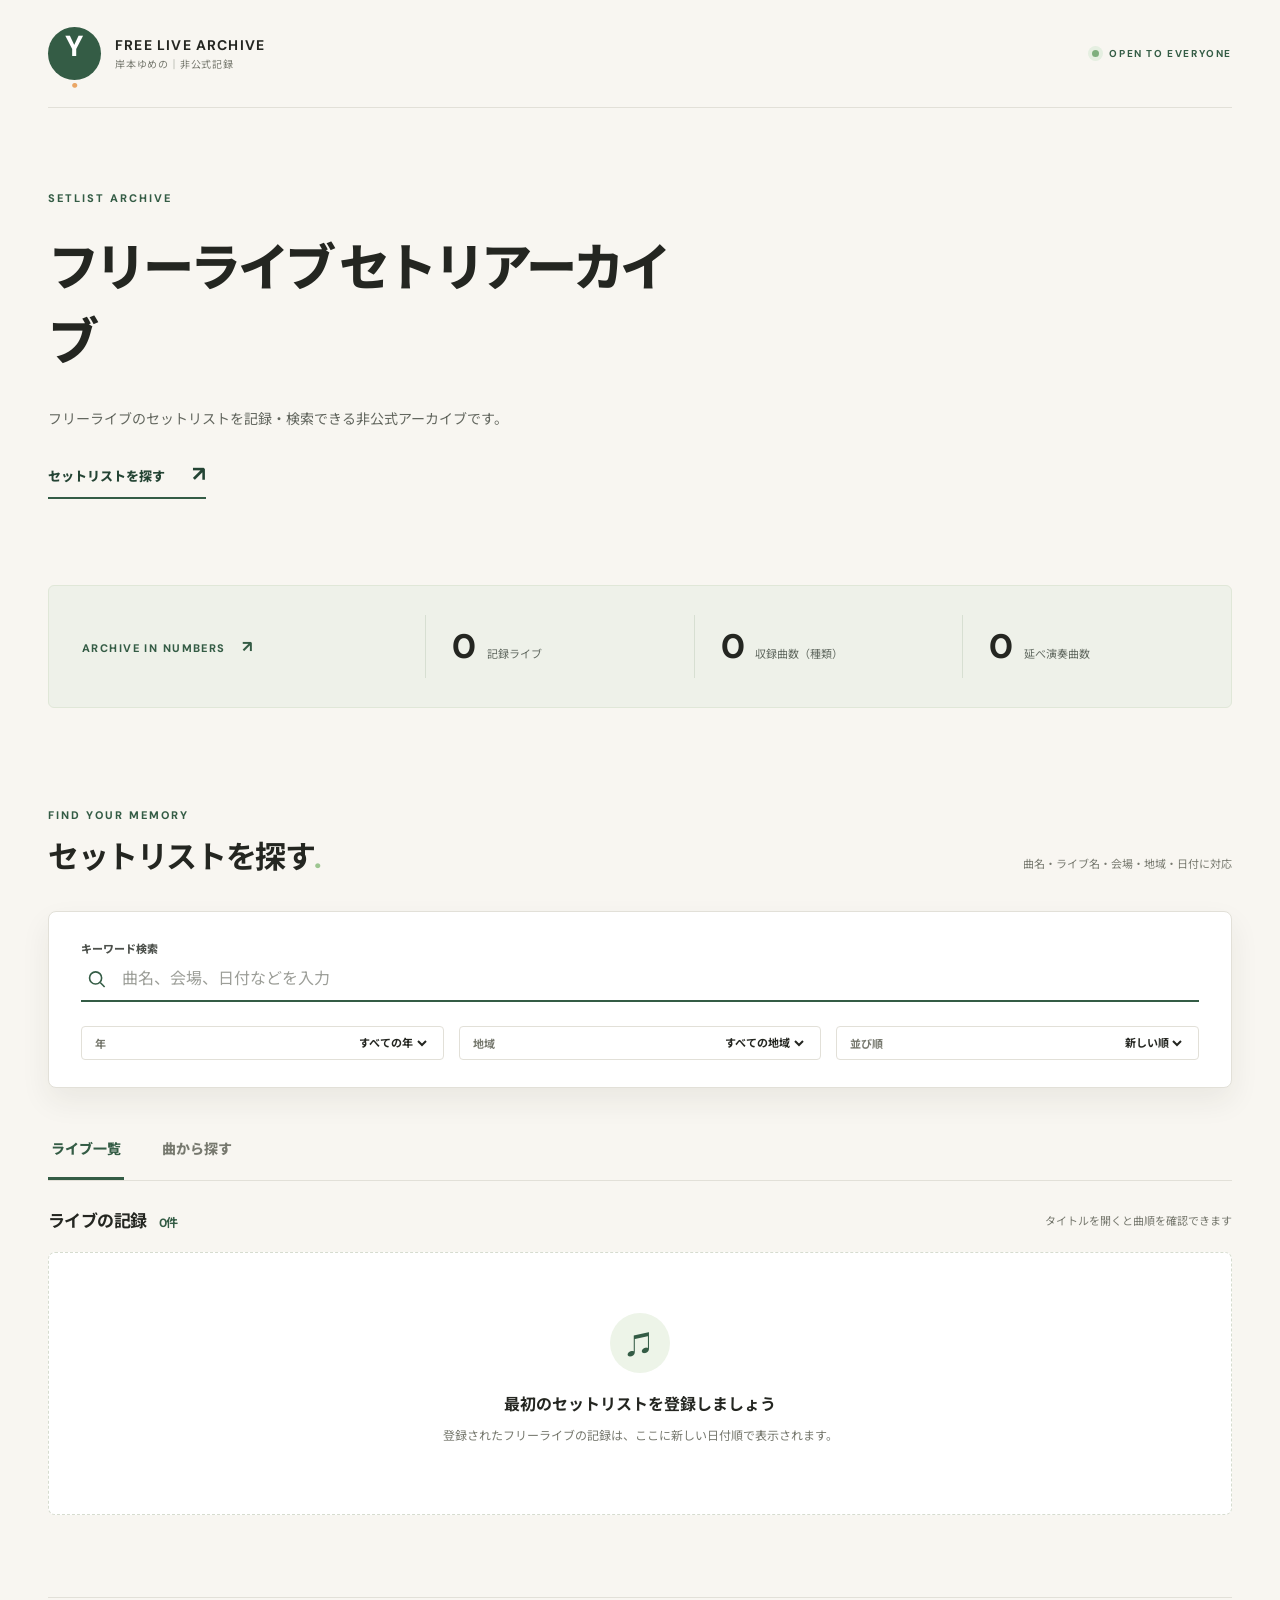
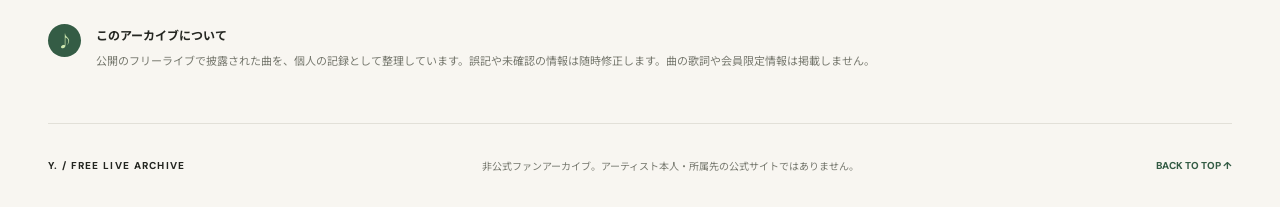
<file: index.html>
<!doctype html>
<html lang="ja">
<head>
  <meta name="robots" content="noindex, nofollow">
  <meta charset="utf-8">
  <meta name="viewport" content="width=device-width, initial-scale=1">
  <meta name="theme-color" content="#f8f6f1">
  <meta name="description" content="岸本ゆめのさんのフリーライブを記録する非公式セットリストアーカイブ。曲名・日付・会場・地域から探せます。">
  <title>フリーライブ セトリ・アーカイブ | 岸本ゆめの</title>
  <link rel="stylesheet" href="./style.css">
  <script src="./data.js" defer></script>
  <script src="./app.js" defer></script>
</head>
<body>
  <a class="skip-link" href="#main">本文へスキップ</a>
  <div class="site-shell">
    <header class="site-header">
      <a href="./" class="brand" aria-label="トップへ戻る">
        <span class="brand-mark">Y<span>·</span></span>
        <span class="brand-name"><strong>FREE LIVE ARCHIVE</strong><small>岸本ゆめの｜非公式記録</small></span>
      </a>
      <span class="header-note"><span class="live-dot"></span> OPEN TO EVERYONE</span>
    </header>

    <main id="main">
      <section class="hero" aria-labelledby="hero-title">
        <div class="hero-copy">
          <p class="eyebrow">SETLIST ARCHIVE</p>
          <h1 id="hero-title">フリーライブ セトリアーカイブ</h1>
          <p class="hero-description">フリーライブのセットリストを記録・検索できる非公式アーカイブです。</p>
          <a class="hero-cta" href="#search-section">セットリストを探す <span aria-hidden="true">↗</span></a>
        </div>
      </section>

      <section class="overview" aria-label="登録状況">
        <div class="overview-label">ARCHIVE IN NUMBERS <span>↗</span></div>
        <div class="metric"><strong id="metric-events">0</strong><span>記録ライブ</span></div>
        <div class="metric"><strong id="metric-songs">0</strong><span>収録曲数（種類）</span></div>
        <div class="metric"><strong id="metric-plays">0</strong><span>延べ演奏曲数</span></div>
      </section>

      <section id="search-section" class="archive-section" aria-labelledby="archive-title">
        <div class="section-head"><div><p class="eyebrow section-eyebrow">FIND YOUR MEMORY</p><h2 id="archive-title">セットリストを探す<span class="heading-period">.</span></h2></div><p>曲名・ライブ名・会場・地域・日付に対応</p></div>
        <div class="search-panel">
          <label class="search-label" for="search-input">キーワード検索</label>
          <div class="search-field"><svg viewBox="0 0 24 24" width="22" height="22" fill="none" stroke="currentColor" stroke-width="1.8" aria-hidden="true"><circle cx="10.8" cy="10.8" r="6.8"/><path d="m16 16 5 5"/></svg><input id="search-input" type="search" placeholder="曲名、会場、日付などを入力" autocomplete="off"><button type="button" class="clear-search" id="clear-search" aria-label="検索語を消去" hidden>×</button></div>
          <div class="search-controls"><label>年<select id="year-filter"><option value="">すべての年</option></select></label><label>地域<select id="area-filter"><option value="">すべての地域</option></select></label><label>並び順<select id="sort-filter"><option value="new">新しい順</option><option value="old">古い順</option></select></label></div>
        </div>
        <div class="tab-list" role="tablist" aria-label="探し方"><button class="tab active" id="tab-events" type="button" role="tab" aria-selected="true" aria-controls="events-panel">ライブ一覧</button><button class="tab" id="tab-songs" type="button" role="tab" aria-selected="false" aria-controls="songs-panel">曲から探す</button></div>
        <section id="events-panel" role="tabpanel" aria-labelledby="tab-events"><div class="results-head"><h3>ライブの記録 <span id="event-count">0件</span></h3><p>タイトルを開くと曲順を確認できます</p></div><div id="event-list" class="event-list" aria-live="polite"></div></section>
        <section id="songs-panel" role="tabpanel" aria-labelledby="tab-songs" hidden><div class="results-head"><h3>楽曲インデックス <span id="song-count">0曲</span></h3><p>曲を選ぶと演奏されたライブを検索できます</p></div><div id="song-list" class="song-list" aria-live="polite"></div></section>
      </section>

      <section class="footnote"><span class="footnote-icon">♪</span><div><strong>このアーカイブについて</strong><p>公開のフリーライブで披露された曲を、個人の記録として整理しています。誤記や未確認の情報は随時修正します。曲の歌詞や会員限定情報は掲載しません。</p></div></section>
    </main>

    <footer class="site-footer"><span>Y. / FREE LIVE ARCHIVE</span><p>非公式ファンアーカイブ。アーティスト本人・所属先の公式サイトではありません。</p><a href="#main">BACK TO TOP ↑</a></footer>
  </div>
</body>
</html>
</file>
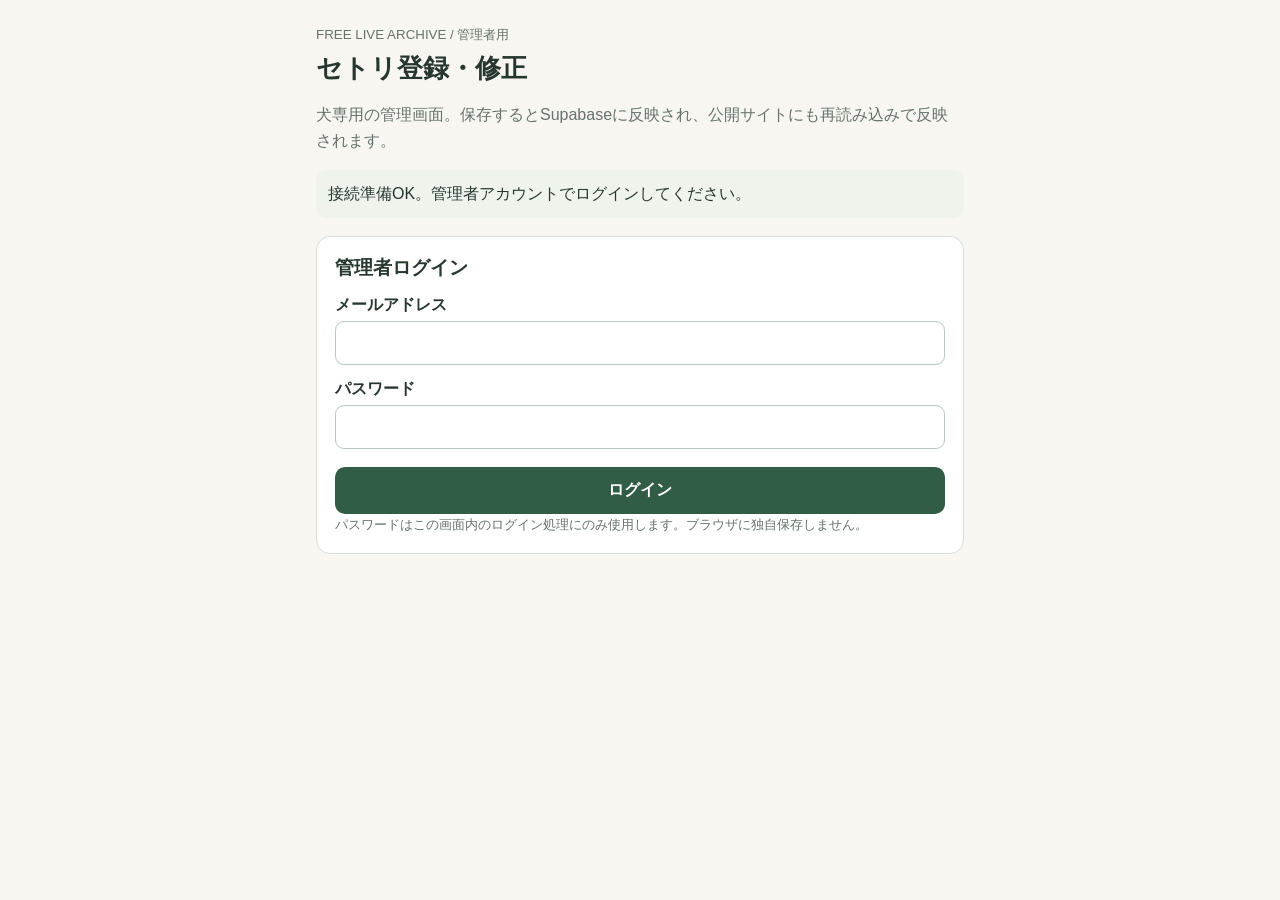
<file: editor.html>
<!doctype html>
<html lang="ja">
<head>
<meta charset="utf-8"><meta name="viewport" content="width=device-width,initial-scale=1"><meta name="robots" content="noindex,nofollow">
<title>セトリ管理 | FREE LIVE ARCHIVE</title>
<style>
:root{font-family:-apple-system,BlinkMacSystemFont,"Helvetica Neue",sans-serif;color:#26372e;background:#f8f6f1}*{box-sizing:border-box}body{max-width:680px;margin:auto;padding:24px 16px 70px}h1{font-size:1.6rem;margin:6px 0 12px}h2{font-size:1.2rem;margin:0 0 12px}.panel{background:white;border:1px solid #d8dfd8;border-radius:14px;padding:18px;margin:18px 0}p,small{line-height:1.6}.muted,small{color:#65736b}label{display:block;font-weight:650;margin:14px 0 5px}input,textarea,select{width:100%;padding:12px;border:1px solid #b9c8bf;border-radius:9px;font:inherit;background:white;color:#26372e}textarea{min-height:170px;resize:vertical}button{border:0;border-radius:10px;background:#315c45;color:white;padding:13px 17px;font:inherit;font-weight:650;cursor:pointer}button:disabled{opacity:.5;cursor:wait}.secondary{background:#e6ece7;color:#234534}.actions{display:flex;flex-wrap:wrap;gap:9px;margin-top:18px}.actions>*{flex:1}.hidden{display:none!important}#status{white-space:pre-wrap;background:#eef3ec;border-radius:10px;padding:12px;line-height:1.5}a{color:#315c45}
</style>
</head>
<body>
<small>FREE LIVE ARCHIVE / 管理者用</small><h1>セトリ登録・修正</h1><p class="muted">犬専用の管理画面。保存するとSupabaseに反映され、公開サイトにも再読み込みで反映されます。</p>
<div id="status" role="status" aria-live="polite">接続を準備しています…</div>
<section id="loginPanel" class="panel hidden"><h2>管理者ログイン</h2><form id="loginForm"><label for="email">メールアドレス</label><input id="email" type="email" autocomplete="username" required><label for="password">パスワード</label><input id="password" type="password" autocomplete="current-password" required><div class="actions"><button id="loginButton" type="submit">ログイン</button></div></form><small>パスワードはこの画面内のログイン処理にのみ使用します。ブラウザに独自保存しません。</small></section>
<section id="editorPanel" class="hidden"><div class="panel"><h2>登録済みライブ</h2><label for="existing">編集対象を選択</label><select id="existing"><option value="">新しいライブを登録</option></select><div class="actions"><button type="button" id="newButton" class="secondary">新規登録に戻る</button><button type="button" id="reloadButton" class="secondary">一覧を更新</button><button type="button" id="logoutButton" class="secondary">ログアウト</button></div></div>
<form id="setlistForm" class="panel"><h2 id="formHeading">新規登録</h2><label for="date">開催日 *</label><input id="date" type="date" required><label for="venue">会場</label><input id="venue" placeholder="会場名"><label for="songs">セットリスト（1行に1曲、演奏順）</label><textarea id="songs" placeholder="1曲目&#10;2曲目&#10;3曲目"></textarea><div class="actions"><button id="saveButton" type="submit">公開データに保存</button></div></form>
<p><a href="./index.html">公開サイトを見る</a></p></section>
<script>
(()=>{'use strict';
const $=id=>document.getElementById(id);
const ADMIN_ID='b2a7b4a6-fa71-4708-914a-8117129c660e';
let base='',key='',token='',rows=[],selected='';
function message(s){$('status').textContent=s}
function busy(el,flag){el.disabled=flag}
async function request(url,opts={}){const response=await fetch(url,opts);let result;try{result=await response.json()}catch{result=null}if(!response.ok){throw Error(result?.msg||result?.message||result?.error_description||result?.error||`HTTP ${response.status}`)}return result}
function headers(authorized=false){return {'apikey':key,'Content-Type':'application/json',...(authorized?{'Authorization':`Bearer ${token}`}:{})}}
async function init(){try{
// 公開サイトと同じSupabase接続設定を app.js から取得する（秘密鍵は使用しない）
const response=await fetch('./app.js',{cache:'no-store'});if(!response.ok)throw Error('app.js を取得できません');const js=await response.text();
const urlMatch=js.match(/\b(?:const|let|var)\s+SUPABASE_URL\s*=\s*['"]([^'"]+)['"]/);
const keyMatch=js.match(/\b(?:const|let|var)\s+SUPABASE_KEY\s*=\s*['"]([^'"]+)['"]/);
if(!urlMatch||!keyMatch)throw Error('app.js に SUPABASE_URL / SUPABASE_KEY が見つかりません');
base=urlMatch[1].replace(/\/$/,'');key=keyMatch[1];if(!base.startsWith('https://')||!key.startsWith('sb_publishable_'))throw Error('接続設定を確認してください（publishable key が必要です）');
$('loginPanel').classList.remove('hidden');message('接続準備OK。管理者アカウントでログインしてください。');
}catch(e){message('接続準備に失敗しました：'+e.message+'\nGitHub Pagesの公開URLから開いているか確認してください。')}}
function clear(){selected='';$('setlistForm').reset();$('existing').value='';$('formHeading').textContent='新規登録'}
function choose(id){selected=id;const r=rows.find(x=>String(x.id)===id);if(!r){clear();return}$('date').value=r.live_date||'';$('venue').value=r.venue||'';$('songs').value=r.songs||'';$('formHeading').textContent='登録済みライブの修正'}
async function load(){const data=await request(`${base}/rest/v1/live_setlists?select=id,live_date,venue,songs&order=live_date.desc`,{headers:headers(true)});rows=data||[];const current=selected;$('existing').replaceChildren(new Option('新しいライブを登録',''));for(const r of rows)$('existing').add(new Option(`${r.live_date} / ${r.venue||'会場未登録'}`,String(r.id)));if(current&&rows.some(r=>String(r.id)===current)){$('existing').value=current;choose(current)}else clear();message(`ログイン中。${rows.length}件のライブを読み込みました。`)}
$('loginForm').addEventListener('submit',async e=>{e.preventDefault();const button=$('loginButton');busy(button,true);try{const data=await request(`${base}/auth/v1/token?grant_type=password`,{method:'POST',headers:headers(),body:JSON.stringify({email:$('email').value.trim(),password:$('password').value})});const user=await request(`${base}/auth/v1/user`,{headers:{...headers(),Authorization:`Bearer ${data.access_token}`}});if(user.id!==ADMIN_ID)throw Error('このアカウントには管理権限がありません');token=data.access_token;$('password').value='';$('loginPanel').classList.add('hidden');$('editorPanel').classList.remove('hidden');await load()}catch(err){token='';message('ログインできません：'+err.message)}finally{busy(button,false)}});
$('existing').addEventListener('change',e=>choose(e.target.value));$('newButton').addEventListener('click',()=>{clear();message('新規登録モードです。')});$('reloadButton').addEventListener('click',async()=>{try{await load()}catch(err){message('読み込み失敗：'+err.message)}});
$('logoutButton').addEventListener('click',()=>{token='';rows=[];clear();$('editorPanel').classList.add('hidden');$('loginPanel').classList.remove('hidden');message('ログアウトしました。')});
$('setlistForm').addEventListener('submit',async e=>{e.preventDefault();if(!token){message('再ログインしてください');return}const date=$('date').value;if(!/^\d{4}-\d{2}-\d{2}$/.test(date)){message('開催日を入力してください');return}const payload={live_date:date,venue:$('venue').value.trim(),songs:$('songs').value.split(/\r?\n/).map(s=>s.trim()).filter(Boolean).join('\n')};if(!payload.songs){message('セットリストを入力してください');return}const button=$('saveButton');busy(button,true);try{const editing=Boolean(selected);const url=`${base}/rest/v1/live_setlists${editing?`?id=eq.${encodeURIComponent(selected)}`:''}`;const response=await fetch(url,{method:editing?'PATCH':'POST',headers:{...headers(true),Prefer:'return=representation'},body:JSON.stringify(payload)});const result=await response.json().catch(()=>null);if(!response.ok)throw Error(result?.message||result?.error||`HTTP ${response.status}`);if(!Array.isArray(result)||result.length!==1)throw Error('保存件数が確認できませんでした');selected=String(result[0].id);await load();message(`保存成功！ ${editing?'修正':'新規登録'}を公開データに反映しました。公開サイトを再読み込みして確認してください。`)}catch(err){message('保存失敗：'+err.message)}finally{busy(button,false)}});
init();
})();
</script>
</body></html>
</file>
<file: style.css>
@import url('https://fonts.googleapis.com/css2?family=DM+Sans:wght@400;500;600;700;800&family=Noto+Sans+JP:wght@400;500;600;700;800&display=swap');
:root{--paper:#f8f6f1;--ink:#242621;--muted:#77796f;--green:#345c45;--green-dark:#244434;--lime:#cce6af;--line:#e2e0d8;--white:#fff;--orange:#eaa665;--shadow:0 13px 30px rgba(36,38,33,.07)}
*{box-sizing:border-box}html{scroll-behavior:smooth}body{margin:0;background:var(--paper);color:var(--ink);font-family:'DM Sans','Noto Sans JP',system-ui,sans-serif;-webkit-font-smoothing:antialiased}button,input,select{font:inherit}button{cursor:pointer}a{color:inherit}button:focus-visible,a:focus-visible,input:focus-visible,select:focus-visible,summary:focus-visible{outline:3px solid #df963f;outline-offset:3px}::selection{background:#cce6af} .site-shell{max-width:1300px;margin:auto;padding:0 48px}.skip-link{position:absolute;top:-100px;left:20px;background:white;padding:10px;z-index:9}.skip-link:focus{top:10px}
.site-header{display:flex;align-items:center;justify-content:space-between;min-height:108px;border-bottom:1px solid var(--line)}.brand{display:flex;gap:14px;align-items:center;text-decoration:none}.brand-mark{background:var(--green);color:white;border-radius:50%;display:grid;place-items:center;width:53px;height:53px;font-size:29px;font-weight:800;letter-spacing:-4px;padding-right:5px}.brand-mark span{color:var(--orange);font-size:30px}.brand-name{display:flex;flex-direction:column;gap:2px}.brand-name strong{font-size:14px;letter-spacing:.085em}.brand-name small{font-size:10px;color:var(--muted);letter-spacing:.08em}.header-note{font-weight:700;letter-spacing:.16em;font-size:10px;color:var(--green);display:flex;align-items:center;gap:10px}.live-dot{display:inline-block;width:7px;height:7px;border-radius:50%;background:#7eaf7d;box-shadow:0 0 0 4px #e5efe1}
.hero{display:grid;grid-template-columns:1.1fr .9fr;align-items:stretch;min-height:477px;padding:62px 0 57px;gap:34px}.hero-copy{display:flex;flex-direction:column;justify-content:center;padding:0 0 8px}.eyebrow{font-size:11px;font-weight:800;color:var(--green);letter-spacing:.18em;margin:0 0 27px}.hero h1{font-size:clamp(35px,4vw,56px);line-height:1.45;letter-spacing:-.07em;margin:0;font-weight:800}.hero h1 em{color:var(--green);font-style:normal}.hero-description{max-width:520px;color:#62665e;font-size:14px;line-height:2.2;margin:24px 0 25px}.hero-cta{align-self:flex-start;text-decoration:none;color:var(--green-dark);font-size:13px;font-weight:800;border-bottom:2px solid var(--green);padding-bottom:9px}.hero-cta span{font-size:21px;margin-left:24px}.hero-visual{position:relative;overflow:hidden;background:var(--green);border-radius:8px 80px 8px 8px;min-height:360px;display:flex;align-items:center;justify-content:center}.hero-visual:before,.hero-visual:after{content:"";position:absolute;border:1px solid #ffffff25;border-radius:50%;height:600px;width:600px}.hero-visual:before{left:-280px;top:-210px}.hero-visual:after{right:-350px;bottom:-440px}.vinyl{height:min(27vw,310px);width:min(27vw,310px);max-height:310px;max-width:310px;border-radius:50%;background:repeating-radial-gradient(circle at center,#2b3e33 0,#2b3e33 3px,#223a2d 4px,#223a2d 6px,#2d4b3b 8px,#263c30 9px);border:7px solid #223d2e;box-shadow:20px 23px 40px #10271955,inset 10px 0 45px #71987b3b;display:grid;place-items:center;transform:rotate(-17deg)}.vinyl-center{width:37%;height:37%;display:flex;align-items:center;justify-content:center;flex-direction:column;background:var(--lime);border-radius:50%;color:var(--green-dark);box-shadow:0 0 0 2px #e2f3d0;border:5px solid #b5d599}.vinyl-center span{font-size:51px;line-height:1;font-weight:800;letter-spacing:-.1em}.vinyl-center small{letter-spacing:.16em;font-size:8px;text-align:center;font-weight:800;line-height:1.5}.hero-spark{position:absolute;color:var(--lime)}.hero-spark-one{font-size:55px;left:11%;top:14%}.hero-spark-two{font-size:30px;right:13%;bottom:16%}.hero-side-note{position:absolute;color:#d2e6d4;text-transform:uppercase;bottom:22px;right:26px;font-size:8px;letter-spacing:.27em}
.overview{background:#eef1e9;border:1px solid #e0e7d8;border-radius:6px;display:grid;grid-template-columns:1.4fr repeat(3,1fr);align-items:center;min-height:123px;margin-bottom:100px}.overview-label{font-size:11px;letter-spacing:.13em;font-weight:800;color:var(--green);padding-left:33px}.overview-label span{font-size:16px;margin-left:12px}.metric{border-left:1px solid #d7dfd2;padding:9px 26px;display:flex;align-items:baseline;gap:12px}.metric strong{font-weight:800;font-size:34px;letter-spacing:-.04em;font-variant-numeric:tabular-nums}.metric span{color:#626a61;font-size:11px}
.archive-section{padding-bottom:82px;scroll-margin-top:30px}.section-head{display:flex;justify-content:space-between;align-items:flex-end;margin-bottom:33px;gap:20px}.section-eyebrow{margin-bottom:10px}.section-head h2{font-size:31px;margin:0;letter-spacing:-.045em}.heading-period{color:#9dc691}.section-head>p{color:var(--muted);font-size:11px;margin:0 0 7px}.search-panel{background:white;border:1px solid var(--line);padding:28px 32px 27px;box-shadow:var(--shadow);border-radius:8px}.search-label{font-size:11px;font-weight:800;color:#4d514c;display:block;margin-bottom:11px}.search-field{display:flex;align-items:center;gap:13px;border-bottom:2px solid var(--green);padding:0 5px 10px;color:var(--green)}.search-field input{width:100%;min-width:0;border:0;outline:none;font-size:16px;color:var(--ink);background:transparent}.search-field input::placeholder{color:#9c9e98}.clear-search{border:0;background:#f1f3ef;color:#565e55;width:28px;height:28px;border-radius:50%;font-size:18px;flex:none}.search-controls{display:flex;gap:15px;margin-top:24px}.search-controls label{display:flex;flex:1;align-items:center;justify-content:space-between;gap:8px;border:1px solid var(--line);padding:8px 13px;border-radius:4px;font-size:11px;color:var(--muted);font-weight:700}.search-controls select{border:0;background:transparent;min-width:0;max-width:100%;color:var(--ink);font-weight:700;cursor:pointer;outline:none}
.tab-list{display:flex;gap:35px;margin-top:50px;border-bottom:1px solid var(--line)}.tab{background:transparent;border:0;border-bottom:3px solid transparent;color:var(--muted);font-size:14px;font-weight:800;padding:0 3px 19px}.tab.active{border-bottom-color:var(--green);color:var(--green)}.results-head{display:flex;align-items:center;justify-content:space-between;gap:20px;margin:26px 0 20px}.results-head h3{font-size:17px;margin:0;letter-spacing:-.035em}.results-head h3 span{color:var(--green);font-size:12px;padding-left:9px}.results-head p{font-size:11px;margin:0;color:var(--muted)}.event-list{display:grid;gap:14px}.event-card{background:white;border:1px solid var(--line);border-radius:7px;overflow:hidden}.event-card[open]{border-color:#c5d8bf;box-shadow:var(--shadow)}.event-card>summary{list-style:none;cursor:pointer;padding:22px 25px;display:flex;align-items:center;gap:24px}.event-card>summary::-webkit-details-marker{display:none}.event-date{display:flex;flex-direction:column;border-right:1px solid var(--line);padding-right:23px;min-width:100px;color:var(--green)}.event-date .year{font-size:12px;font-weight:700}.event-date .monthday{font-size:28px;font-weight:800;letter-spacing:-.08em;line-height:1.1}.event-main{flex:1;min-width:0}.event-category{display:block;color:#668e68;font-size:9px;font-weight:800;letter-spacing:.12em;margin-bottom:7px}.event-title{font-size:16px;font-weight:800;margin:0 0 7px;line-height:1.5}.event-subtitle{font-size:11px;color:var(--muted);margin:0}.event-meta{display:flex;align-items:center;gap:20px;white-space:nowrap}.song-badge{font-size:12px;font-weight:800;color:var(--green);background:#edf4e9;padding:8px 11px;border-radius:99px}.event-chevron{font-size:22px;color:var(--green);transition:transform .2s}.event-card[open] .event-chevron{transform:rotate(180deg)}.event-detail{border-top:1px solid var(--line);padding:25px 30px 28px 149px}.detail-heading{font-size:11px;color:var(--green);font-weight:800;letter-spacing:.14em;margin:0 0 15px}.tracks{list-style:none;margin:0;padding:0;counter-reset:tracks;display:grid;gap:0}.tracks li{display:flex;gap:17px;padding:11px 0;border-bottom:1px dashed #eaeae4;line-height:1.6;font-size:14px;font-weight:700}.track-number{font-size:11px;color:#8a9e88;font-weight:800;min-width:24px;padding-top:4px}.tracks button{padding:0;border:0;background:none;text-align:left;font-weight:700;color:var(--ink);border-bottom:1px solid transparent}.tracks button:hover{border-color:var(--green);color:var(--green)}.event-notes{font-size:12px;line-height:1.8;color:var(--muted);white-space:pre-line}.detail-actions{display:flex;gap:15px;align-items:center;flex-wrap:wrap;margin-top:20px}.link-button{border:1px solid #d7e0d1;border-radius:4px;background:#f4f7f1;padding:9px 13px;color:var(--green);font-size:11px;font-weight:800}.source-link{font-weight:800;font-size:11px;color:var(--green)}.empty-state{padding:60px 25px 66px;text-align:center;background:#fff;border:1px dashed #d6dccf;border-radius:7px}.empty-icon{display:inline-grid;place-items:center;width:60px;height:60px;border-radius:50%;background:#edf4e8;color:var(--green);font-size:26px}.empty-state h4{font-size:16px;margin:18px 0 10px}.empty-state p{font-size:12px;line-height:1.9;color:var(--muted);margin:0}.song-list{display:grid;grid-template-columns:repeat(2,minmax(0,1fr));gap:12px}.song-item{display:flex;justify-content:space-between;gap:8px;align-items:center;background:white;border:1px solid var(--line);padding:16px 19px;border-radius:5px;text-align:left}.song-item:hover{border-color:#9fc59e}.song-name{font-size:13px;font-weight:700}.song-hits{font-size:11px;color:var(--muted);white-space:nowrap}.song-arrow{color:var(--green);font-size:16px}
.footnote{border-top:1px solid var(--line);padding:26px 0 45px;display:flex;gap:15px}.footnote-icon{background:var(--green);color:var(--lime);width:33px;height:33px;border-radius:50%;display:grid;place-items:center;flex:none}.footnote strong{font-size:12px}.footnote p{max-width:800px;font-size:11px;line-height:1.9;color:var(--muted);margin:6px 0}.site-footer{border-top:1px solid var(--line);display:flex;gap:20px;align-items:center;justify-content:space-between;min-height:84px}.site-footer span{font-size:10px;letter-spacing:.13em;font-weight:800}.site-footer p{font-size:10px;color:var(--muted)}.site-footer a{font-size:10px;font-weight:800;color:var(--green);text-decoration:none}
@media(max-width:900px){.site-shell{padding:0 24px}.hero{grid-template-columns:1fr 0.8fr;gap:15px;min-height:400px}.hero h1{font-size:36px}.hero-visual{min-height:315px}.vinyl{width:230px;height:230px}.overview{grid-template-columns:1fr repeat(3,1fr)}.overview-label{padding-left:16px;font-size:9px}.metric{padding:10px 12px;display:flex;flex-direction:column;gap:0}.event-detail{padding-left:40px}}
@media(max-width:660px){.site-shell{padding:0 18px}.site-header{min-height:80px}.brand-mark{height:43px;width:43px;font-size:23px}.brand-name strong{font-size:11px}.brand-name small{font-size:9px}.header-note{display:none}.hero{grid-template-columns:1fr;padding:39px 0 24px;gap:31px}.hero h1{font-size:clamp(29px,8.8vw,41px)}.hero-description{font-size:13px;margin:15px 0 23px}.eyebrow{font-size:9px;margin-bottom:15px}.hero-visual{min-height:224px;max-height:224px;border-radius:7px 55px 7px 7px}.vinyl{height:194px;width:194px}.vinyl-center span{font-size:34px}.vinyl-center small{font-size:6px}.hero-spark-one{font-size:32px}.hero-side-note{font-size:6px}.overview{margin-bottom:66px;grid-template-columns:repeat(3,1fr);min-height:99px}.overview-label{display:none}.metric{padding:12px 5px 12px 12px}.metric:first-of-type{border-left:0}.metric strong{font-size:26px}.metric span{font-size:9px;line-height:1.4}.section-head{display:block;margin-bottom:22px}.section-head h2{font-size:25px}.section-head>p{font-size:10px;margin-top:9px}.search-panel{padding:20px 17px 19px}.search-field input{font-size:14px}.search-controls{gap:7px;flex-wrap:wrap}.search-controls label{padding:9px;flex:1 1 calc(50% - 7px);min-width:0;font-size:10px}.search-controls label:last-child{flex-basis:100%}.tab-list{margin-top:35px;gap:21px}.tab{font-size:13px;padding-bottom:14px}.results-head{display:block}.results-head p{margin-top:8px;font-size:10px}.event-card>summary{padding:17px 14px;gap:12px}.event-date{min-width:66px;padding-right:10px}.event-date .year{font-size:10px}.event-date .monthday{font-size:20px}.event-main{min-width:0}.event-title{font-size:13px;overflow-wrap:anywhere}.event-category{font-size:8px}.event-subtitle{font-size:10px}.event-meta{gap:7px}.song-badge{font-size:9px;padding:7px}.event-chevron{font-size:16px}.event-detail{padding:19px 16px}.song-list{grid-template-columns:1fr}.site-footer{align-items:flex-start;flex-direction:column;justify-content:center;gap:10px;padding:20px 0}.site-footer p{margin:0}.footnote{padding-bottom:25px}}
@media(prefers-reduced-motion:reduce){html{scroll-behavior:auto}*,*:before,*:after{transition:none!important}}
</file>
